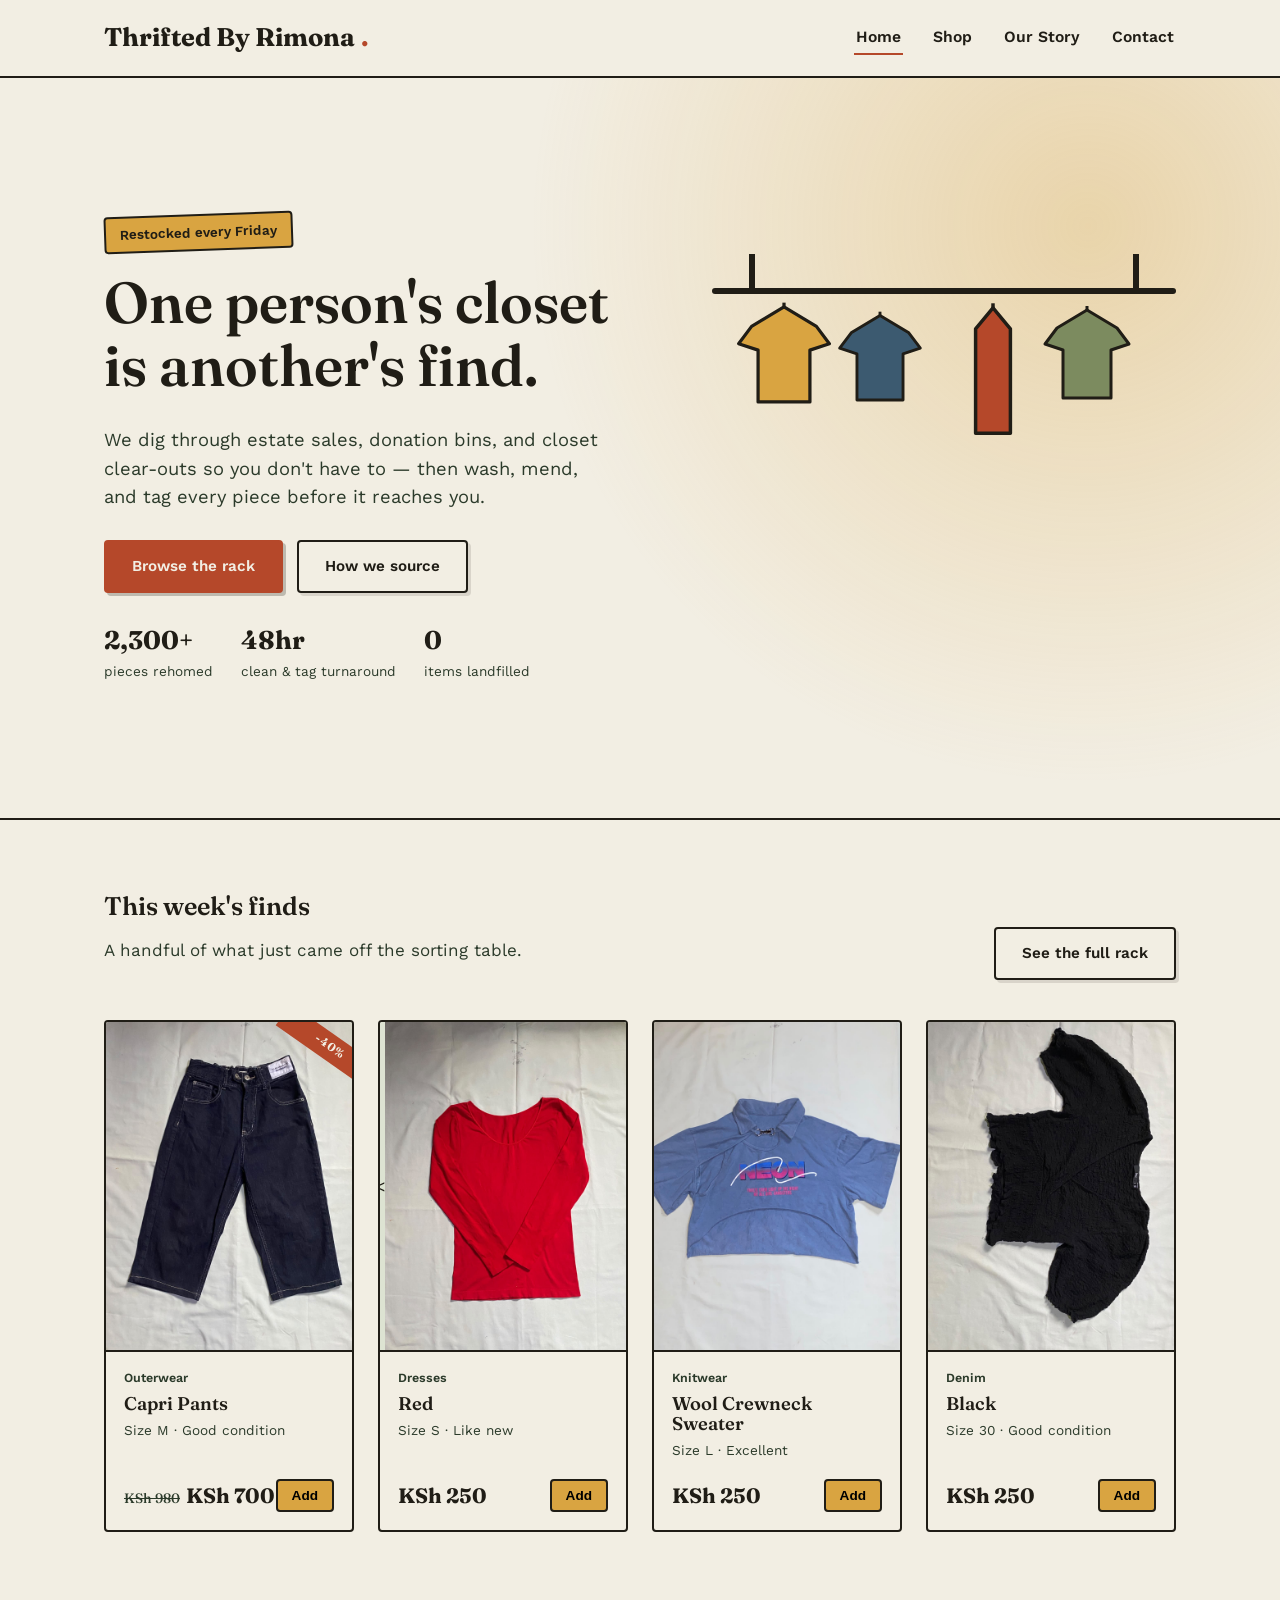
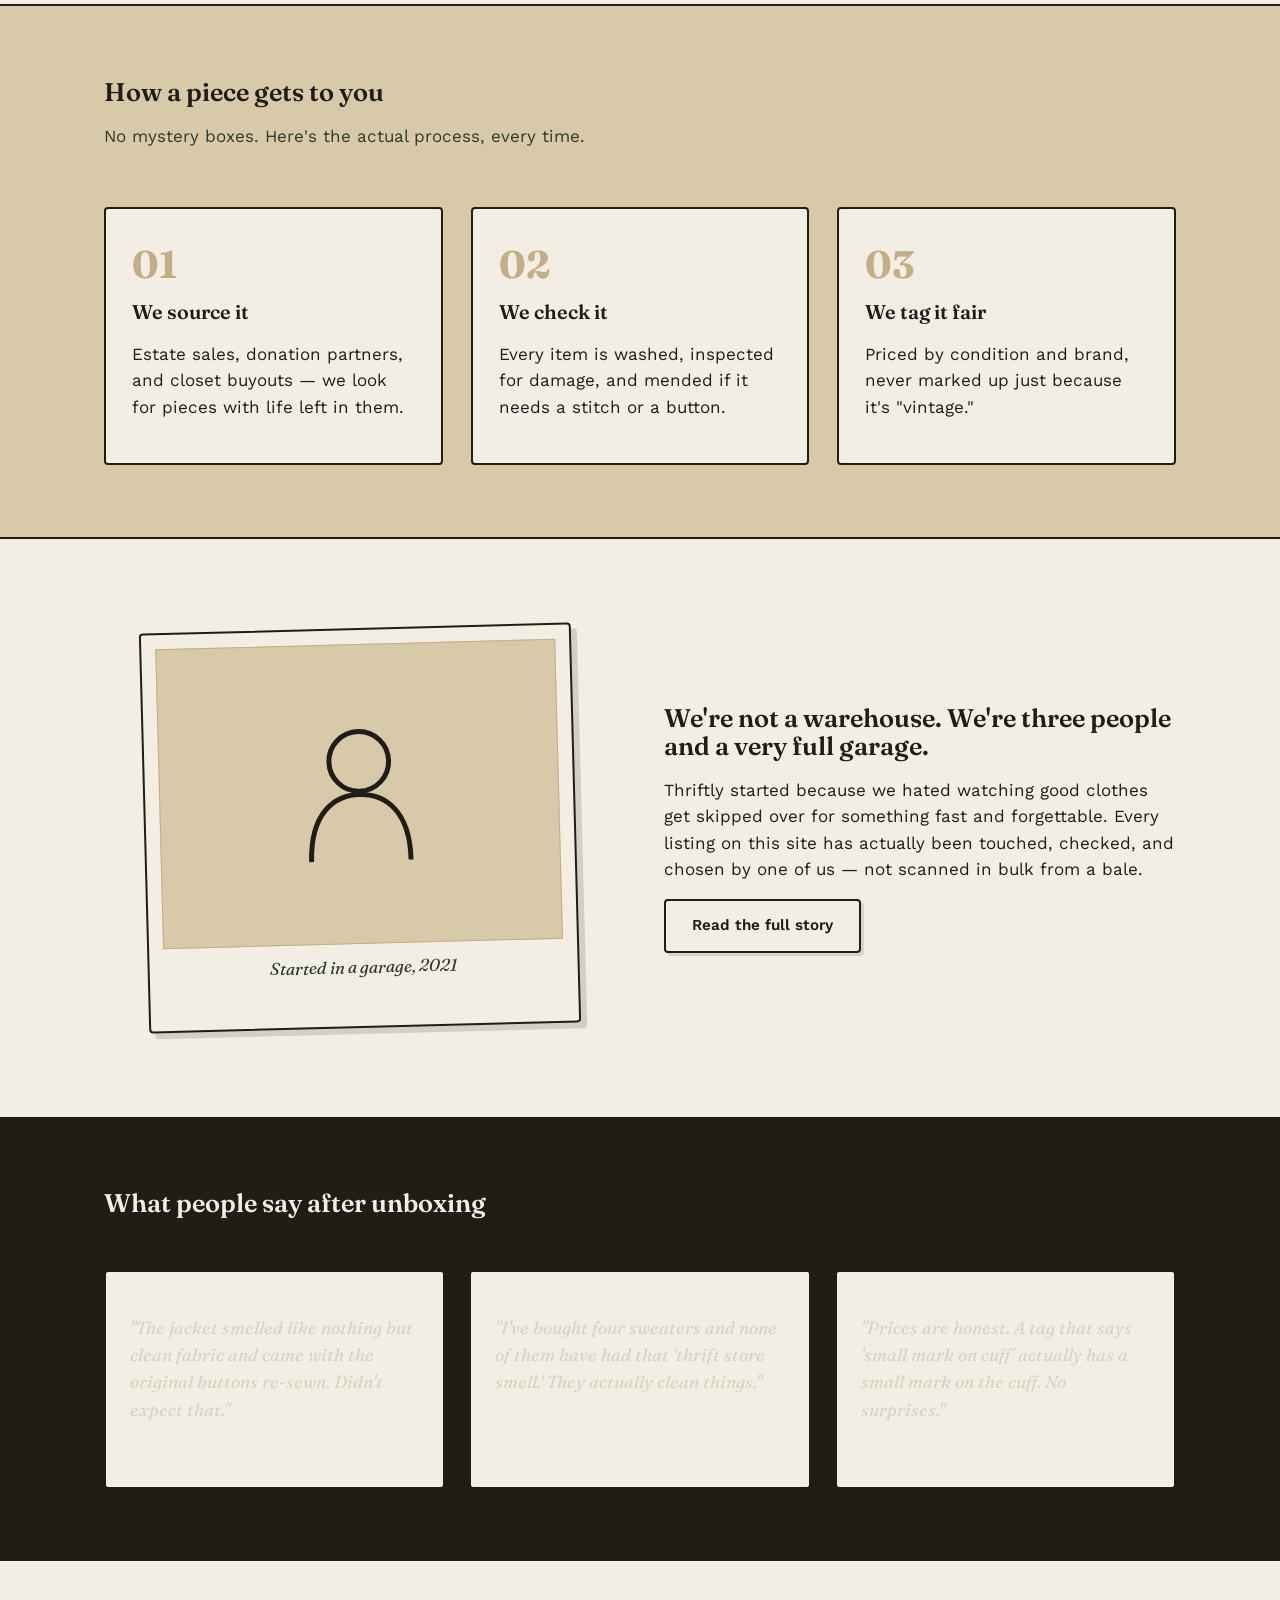
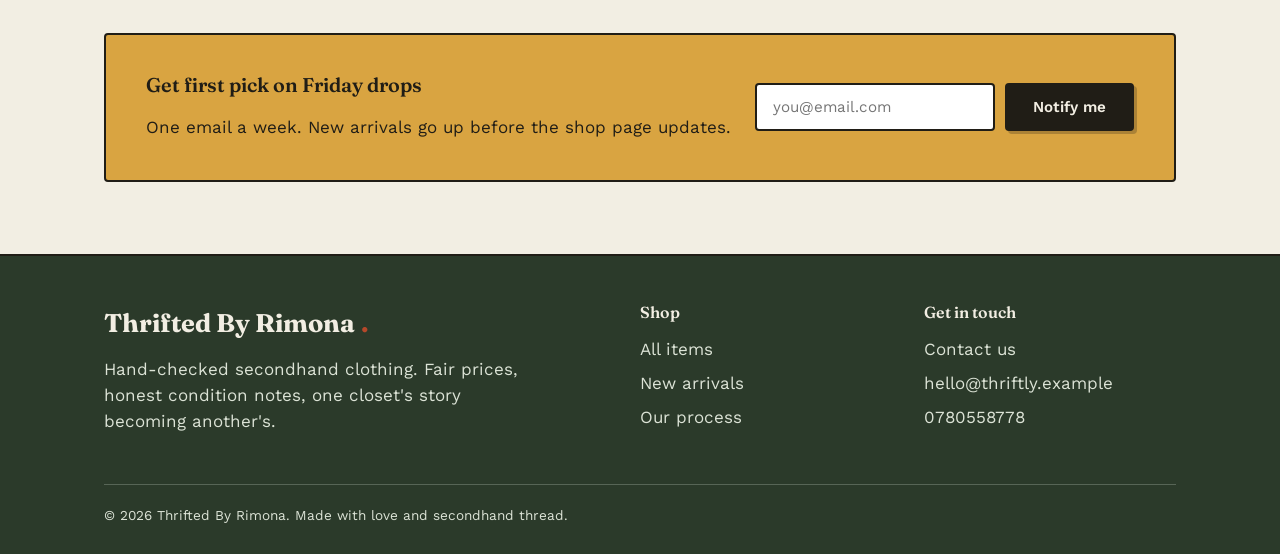
<file: index.html>
<!DOCTYPE html>
<html lang="en">
<head>
<meta charset="UTF-8">
<meta name="viewport" content="width=device-width, initial-scale=1.0">
<title>Thrifted By Rimona &mdash; Secondhand clothes worth hunting for</title>
<meta name="description" content="Thrifted By Rimona is a small-batch thrifted clothing shop. Every piece is hand-picked, cleaned, and priced fair.">
<link rel="icon" href="data:image/svg+xml,<svg xmlns=%22http://www.w3.org/2000/svg%22 viewBox=%220 0 100 100%22><text y=%22.9em%22 font-size=%2290%22>%F0%9F%A7%B5</text></svg>">
<link rel="stylesheet" href="css/style.css">
</head>
<body>

<header class="site-header">
  <div class="wrap">
    <a href="index.html" class="logo">Thrifted By Rimona<span class="dot">.</span></a>
    <button class="nav-toggle" aria-label="Toggle menu" aria-expanded="false" aria-controls="main-nav">
      <span></span>
    </button>
    <nav class="main-nav" id="main-nav">
      <a href="index.html" aria-current="page">Home</a>
      <a href="shop.html">Shop</a>
      <a href="about.html">Our Story</a>
      <a href="contact.html">Contact</a>
    </nav>
  </div>
</header>

<main>

  <section class="hero">
    <div class="wrap">
      <div>
        <span class="hero-eyebrow-tag">Restocked every Friday</span>
        <h1>One person's closet is another's find.</h1>
        <p class="lede">We dig through estate sales, donation bins, and closet clear-outs so you don't have to &mdash; then wash, mend, and tag every piece before it reaches you.</p>
        <div class="hero-actions">
          <a href="shop.html" class="btn btn-rust">Browse the rack</a>
          <a href="about.html" class="btn btn-outline">How we source</a>
        </div>
        <div class="hero-stats">
          <div><strong>2,300+</strong><span>pieces rehomed</span></div>
          <div><strong>48hr</strong><span>clean &amp; tag turnaround</span></div>
          <div><strong>0</strong><span>items landfilled</span></div>
        </div>
      </div>
      <div class="rack" aria-hidden="true">
        <div class="rack-bar"></div>
        <div class="hanger">
          <svg viewBox="0 0 100 120" xmlns="http://www.w3.org/2000/svg">
            <path d="M50 8 L50 18" stroke="#201D16" stroke-width="3" fill="none"/>
            <path d="M20 30 L50 12 L80 30 L92 46 L74 52 L74 100 L26 100 L26 52 L8 46 Z" fill="#D9A441" stroke="#201D16" stroke-width="3" stroke-linejoin="round"/>
          </svg>
        </div>
        <div class="hanger">
          <svg viewBox="0 0 100 120" xmlns="http://www.w3.org/2000/svg">
            <path d="M50 8 L50 18" stroke="#201D16" stroke-width="3" fill="none"/>
            <path d="M20 30 L50 12 L80 30 L92 46 L74 52 L74 100 L26 100 L26 52 L8 46 Z" fill="#3C5A70" stroke="#201D16" stroke-width="3" stroke-linejoin="round"/>
          </svg>
        </div>
        <div class="hanger">
          <svg viewBox="0 0 100 130" xmlns="http://www.w3.org/2000/svg">
            <path d="M50 8 L50 18" stroke="#201D16" stroke-width="3" fill="none"/>
            <path d="M35 30 L50 12 L65 30 L65 120 L35 120 Z" fill="#B5482A" stroke="#201D16" stroke-width="3" stroke-linejoin="round"/>
          </svg>
        </div>
        <div class="hanger">
          <svg viewBox="0 0 100 120" xmlns="http://www.w3.org/2000/svg">
            <path d="M50 8 L50 18" stroke="#201D16" stroke-width="3" fill="none"/>
            <path d="M20 30 L50 12 L80 30 L92 46 L74 52 L74 100 L26 100 L26 52 L8 46 Z" fill="#7C8B5F" stroke="#201D16" stroke-width="3" stroke-linejoin="round"/>
          </svg>
        </div>
      </div>
    </div>
  </section>

  <section>
    <div class="wrap">
      <div class="section-head">
        <div>
          <h2>This week's finds</h2>
          <p>A handful of what just came off the sorting table.</p>
        </div>
        <a href="shop.html" class="btn btn-outline">See the full rack</a>
      </div>

      <div class="grid" id="featured-grid">

        <article class="tag-card">
          <div class="swatch" style="background:#EADFC5;">
            <span class="stamp">-40%</span>
            <img src="images/Capri.jpeg" alt="Capri Pants">
          </div>
          <div class="info">
            <span class="cat">Outerwear</span>
            <h3>Capri Pants</h3>
            <span class="meta">Size M &middot; Good condition</span>
            <div class="price-row">
              <span class="price"><span class="was">KSh 980</span>KSh 700</span>
              <button class="add-btn" data-name="Capri Pants">Add</button>
            </div>
          </div>
        </article>

        <article class="tag-card">
          <div class="swatch" style="background:#DDE3D2;">
            <<img src="images/250_10.jpeg" alt="Red">
          </div>
          <div class="info">
            <span class="cat">Dresses</span>
            <h3>Red</h3>
            <span class="meta">Size S &middot; Like new</span>
            <div class="price-row">
              <span class="price">KSh 250</span>
              <button class="add-btn" data-name="Red">Add</button>
            </div>
          </div>
        </article>

        <article class="tag-card">
          <div class="swatch" style="background:#E7D9BE;">
            <img src="images/250_7.jpeg" alt="Capri Pants">
          </div>
          <div class="info">
            <span class="cat">Knitwear</span>
            <h3>Wool Crewneck Sweater</h3>
            <span class="meta">Size L &middot; Excellent</span>
            <div class="price-row">
              <span class="price">KSh 250</span>
              <button class="add-btn" data-name="Wool Crewneck Sweater">Add</button>
            </div>
          </div>
        </article>

        <article class="tag-card">
          <div class="swatch" style="background:#DCE3E6;">
            <img src="images/250_5.jpeg" alt="Black">
          </div>
          <div class="info">
            <span class="cat">Denim</span>
            <h3>Black</h3>
            <span class="meta">Size 30 &middot; Good condition</span>
            <div class="price-row">
              <span class="price">KSh 250</span>
              <button class="add-btn" data-name="Black">Add</button>
            </div>
          </div>
        </article>

      </div>
    </div>
  </section>

  <section class="band-kraft">
    <div class="wrap">
      <div class="section-head">
        <div>
          <h2>How a piece gets to you</h2>
          <p>No mystery boxes. Here's the actual process, every time.</p>
        </div>
      </div>
      <div class="steps">
        <div class="step">
          <span class="num">01</span>
          <h3>We source it</h3>
          <p>Estate sales, donation partners, and closet buyouts &mdash; we look for pieces with life left in them.</p>
        </div>
        <div class="step">
          <span class="num">02</span>
          <h3>We check it</h3>
          <p>Every item is washed, inspected for damage, and mended if it needs a stitch or a button.</p>
        </div>
        <div class="step">
          <span class="num">03</span>
          <h3>We tag it fair</h3>
          <p>Priced by condition and brand, never marked up just because it's "vintage."</p>
        </div>
      </div>
    </div>
  </section>

  <section>
    <div class="wrap split">
      <figure class="polaroid">
        <div class="frame">
          <svg viewBox="0 0 120 120" xmlns="http://www.w3.org/2000/svg">
            <circle cx="60" cy="40" r="18" fill="none" stroke="#201D16" stroke-width="3"/>
            <path d="M30 100 C30 70 45 60 60 60 C75 60 90 70 90 100" fill="none" stroke="#201D16" stroke-width="3"/>
          </svg>
        </div>
        <figcaption>Started in a garage, 2021</figcaption>
      </figure>
      <div>
        <h2>We're not a warehouse. We're three people and a very full garage.</h2>
        <p>Thriftly started because we hated watching good clothes get skipped over for something fast and forgettable. Every listing on this site has actually been touched, checked, and chosen by one of us &mdash; not scanned in bulk from a bale.</p>
        <a href="about.html" class="btn btn-outline">Read the full story</a>
      </div>
    </div>
  </section>

  <section class="band-ink">
    <div class="wrap">
      <div class="section-head">
        <div>
          <h2>What people say after unboxing</h2>
        </div>
      </div>
      <div class="quote-grid">
        <div class="quote">
          <p>"The jacket smelled like nothing but clean fabric and came with the original buttons re-sewn. Didn't expect that."</p>
          <cite>&mdash; Amina, Nairobi</cite>
        </div>
        <div class="quote">
          <p>"I've bought four sweaters and none of them have had that 'thrift store smell.' They actually clean things."</p>
          <cite>&mdash; Brian, Kisumu</cite>
        </div>
        <div class="quote">
          <p>"Prices are honest. A tag that says 'small mark on cuff' actually has a small mark on the cuff. No surprises."</p>
          <cite>&mdash; Wanjiru, Nakuru</cite>
        </div>
      </div>
    </div>
  </section>

  <section>
    <div class="wrap">
      <div class="newsletter">
        <div>
          <h3 style="margin-bottom:4px;">Get first pick on Friday drops</h3>
          <p style="margin-bottom:0;">One email a week. New arrivals go up before the shop page updates.</p>
        </div>
        <form id="newsletter-form">
          <label for="newsletter-email" class="visually-hidden" style="position:absolute;left:-9999px;">Email address</label>
          <input type="email" id="newsletter-email" placeholder="you@email.com" required>
          <button type="submit" class="btn">Notify me</button>
        </form>
      </div>
    </div>
  </section>

</main>

<footer class="site-footer">
  <div class="wrap">
    <div class="cols">
      <div>
        <a href="index.html" class="logo">Thrifted By Rimona<span class="dot">.</span></a>
        <p style="max-width:38ch; margin-top:12px;">Hand-checked secondhand clothing. Fair prices, honest condition notes, one closet's story becoming another's.</p>
      </div>
      <div>
        <h4>Shop</h4>
        <ul>
          <li><a href="shop.html">All items</a></li>
          <li><a href="shop.html">New arrivals</a></li>
          <li><a href="about.html">Our process</a></li>
        </ul>
      </div>
      <div>
        <h4>Get in touch</h4>
        <ul>
          <li><a href="contact.html">Contact us</a></li>
          <li><a href="mailto:hello@thriftly.example">hello@thriftly.example</a></li>
          <span>0780558778</span>
        </ul>
      </div>
    </div>
    <div class="footer-bottom">
      <span>&copy; <span id="year"></span> Thrifted By Rimona. Made with love and secondhand thread.</span>
     
    </div>
  </div>
</footer>

<script src="js/script.js"></script>
</body>
</html>
</file>
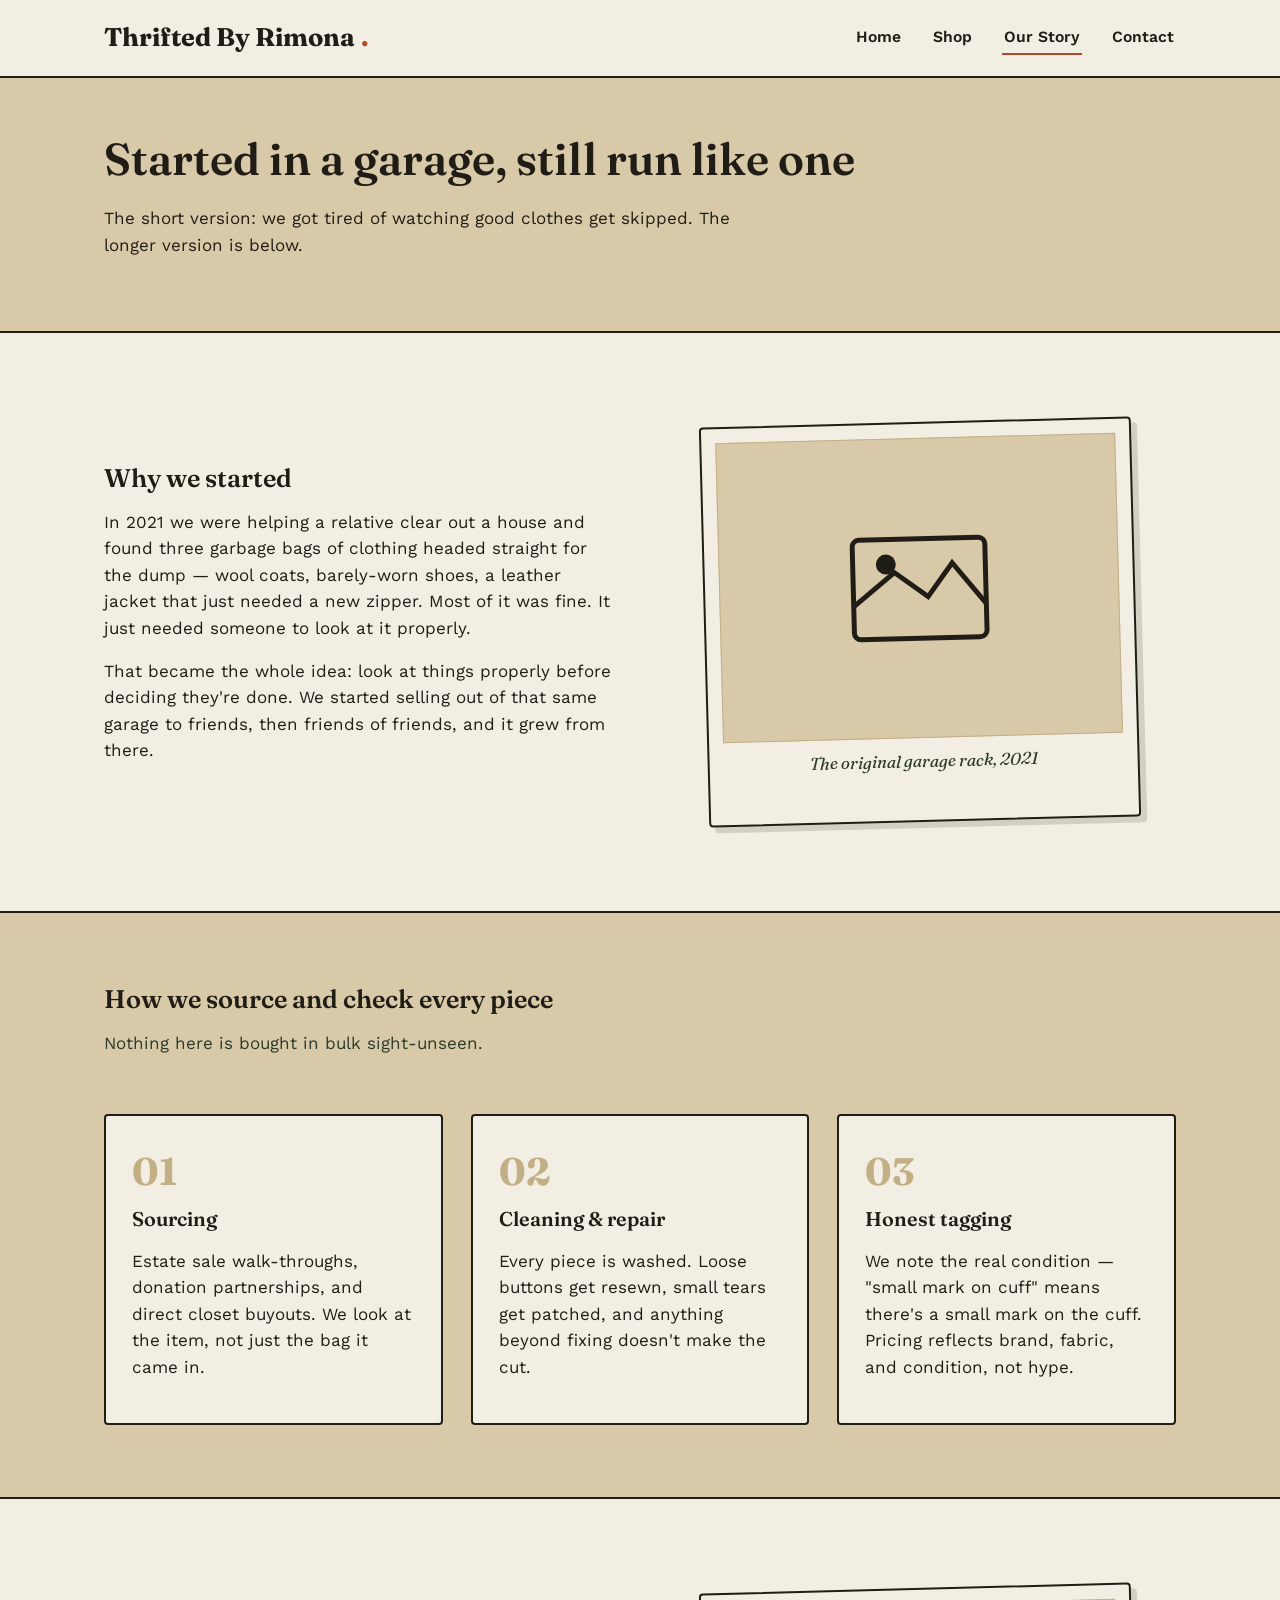
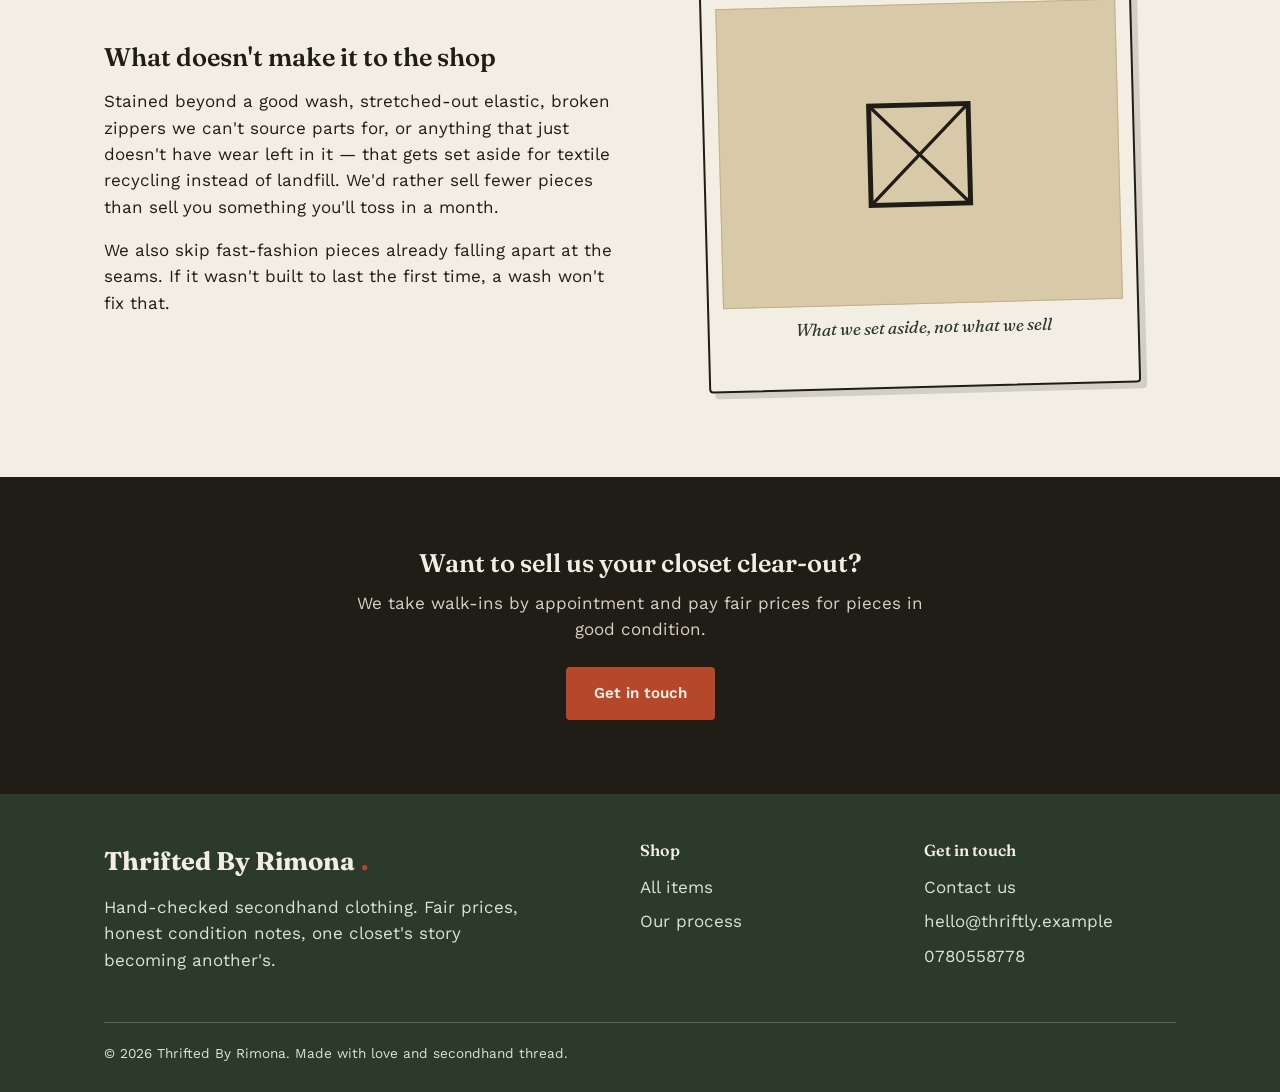
<file: about.html>
<!DOCTYPE html>
<html lang="en">
<head>
<meta charset="UTF-8">
<meta name="viewport" content="width=device-width, initial-scale=1.0">
<title>Our Story &mdash; Thrifted By Rimona</title>
<meta name="description" content="How Thriftly sources, checks, and prices secondhand clothing &mdash; and why we started.">
<link rel="icon" href="data:image/svg+xml,<svg xmlns=%22http://www.w3.org/2000/svg%22 viewBox=%220 0 100 100%22><text y=%22.9em%22 font-size=%2290%22>%F0%9F%A7%B5</text></svg>">
<link rel="stylesheet" href="css/style.css">
</head>
<body>

<header class="site-header">
  <div class="wrap">
    <a href="index.html" class="logo">Thrifted By Rimona<span class="dot">.</span></a>
    <button class="nav-toggle" aria-label="Toggle menu" aria-expanded="false" aria-controls="main-nav">
      <span></span>
    </button>
    <nav class="main-nav" id="main-nav">
      <a href="index.html">Home</a>
      <a href="shop.html">Shop</a>
      <a href="about.html" aria-current="page">Our Story</a>
      <a href="contact.html">Contact</a>
    </nav>
  </div>
</header>

<main>

  <div class="page-header">
    <div class="wrap">
      <h1>Started in a garage, still run like one</h1>
      <p>The short version: we got tired of watching good clothes get skipped. The longer version is below.</p>
    </div>
  </div>

  <section>
    <div class="wrap split">
      <div>
        <h2>Why we started</h2>
        <p>In 2021 we were helping a relative clear out a house and found three garbage bags of clothing headed straight for the dump &mdash; wool coats, barely-worn shoes, a leather jacket that just needed a new zipper. Most of it was fine. It just needed someone to look at it properly.</p>
        <p>That became the whole idea: look at things properly before deciding they're done. We started selling out of that same garage to friends, then friends of friends, and it grew from there.</p>
      </div>
      <figure class="polaroid">
        <div class="frame">
          <svg viewBox="0 0 120 120"><rect x="20" y="30" width="80" height="60" rx="4" fill="none" stroke="#201D16" stroke-width="3"/><path d="M20 70 L45 50 L65 65 L80 45 L100 70" fill="none" stroke="#201D16" stroke-width="3"/><circle cx="40" cy="45" r="6" fill="#201D16"/></svg>
        </div>
        <figcaption>The original garage rack, 2021</figcaption>
      </figure>
    </div>
  </section>

  <section class="band-kraft">
    <div class="wrap">
      <div class="section-head">
        <div>
          <h2>How we source and check every piece</h2>
          <p>Nothing here is bought in bulk sight-unseen.</p>
        </div>
      </div>
      <div class="steps">
        <div class="step">
          <span class="num">01</span>
          <h3>Sourcing</h3>
          <p>Estate sale walk-throughs, donation partnerships, and direct closet buyouts. We look at the item, not just the bag it came in.</p>
        </div>
        <div class="step">
          <span class="num">02</span>
          <h3>Cleaning &amp; repair</h3>
          <p>Every piece is washed. Loose buttons get resewn, small tears get patched, and anything beyond fixing doesn't make the cut.</p>
        </div>
        <div class="step">
          <span class="num">03</span>
          <h3>Honest tagging</h3>
          <p>We note the real condition &mdash; "small mark on cuff" means there's a small mark on the cuff. Pricing reflects brand, fabric, and condition, not hype.</p>
        </div>
      </div>
    </div>
  </section>

  <section>
    <div class="wrap split">
      <div>
        <h2>What doesn't make it to the shop</h2>
        <p>Stained beyond a good wash, stretched-out elastic, broken zippers we can't source parts for, or anything that just doesn't have wear left in it &mdash; that gets set aside for textile recycling instead of landfill. We'd rather sell fewer pieces than sell you something you'll toss in a month.</p>
        <p>We also skip fast-fashion pieces already falling apart at the seams. If it wasn't built to last the first time, a wash won't fix that.</p>
      </div>
      <figure class="polaroid">
        <div class="frame">
          <svg viewBox="0 0 120 120"><path d="M30 30 L90 30 L90 90 L30 90 Z" fill="none" stroke="#201D16" stroke-width="3"/><path d="M30 30 L90 90 M90 30 L30 90" stroke="#201D16" stroke-width="2"/></svg>
        </div>
        <figcaption>What we set aside, not what we sell</figcaption>
      </figure>
    </div>
  </section>

  <section class="band-ink">
    <div class="wrap" style="text-align:center;">
      <h2>Want to sell us your closet clear-out?</h2>
      <p style="margin:0 auto 24px; max-width:52ch;">We take walk-ins by appointment and pay fair prices for pieces in good condition.</p>
      <a href="contact.html" class="btn btn-rust">Get in touch</a>
    </div>
  </section>

</main>

<footer class="site-footer">
  <div class="wrap">
    <div class="cols">
      <div>
        <a href="index.html" class="logo">Thrifted By Rimona<span class="dot">.</span></a>
        <p style="max-width:38ch; margin-top:12px;">Hand-checked secondhand clothing. Fair prices, honest condition notes, one closet's story becoming another's.</p>
      </div>
      <div>
        <h4>Shop</h4>
        <ul>
          <li><a href="shop.html">All items</a></li>
          <li><a href="about.html">Our process</a></li>
        </ul>
      </div>
      <div>
        <h4>Get in touch</h4>
        <ul>
          <li><a href="contact.html">Contact us</a></li>
          <li><a href="mailto:hello@thriftly.example">hello@thriftly.example</a></li>
          <span>0780558778</span>
        </ul>
      </div>
    </div>
    <div class="footer-bottom">
      <span>&copy; <span id="year"></span> Thrifted By Rimona. Made with love and secondhand thread.</span>

    </div>
  </div>
</footer>

<script src="js/script.js"></script>
</body>
</html>
</file>
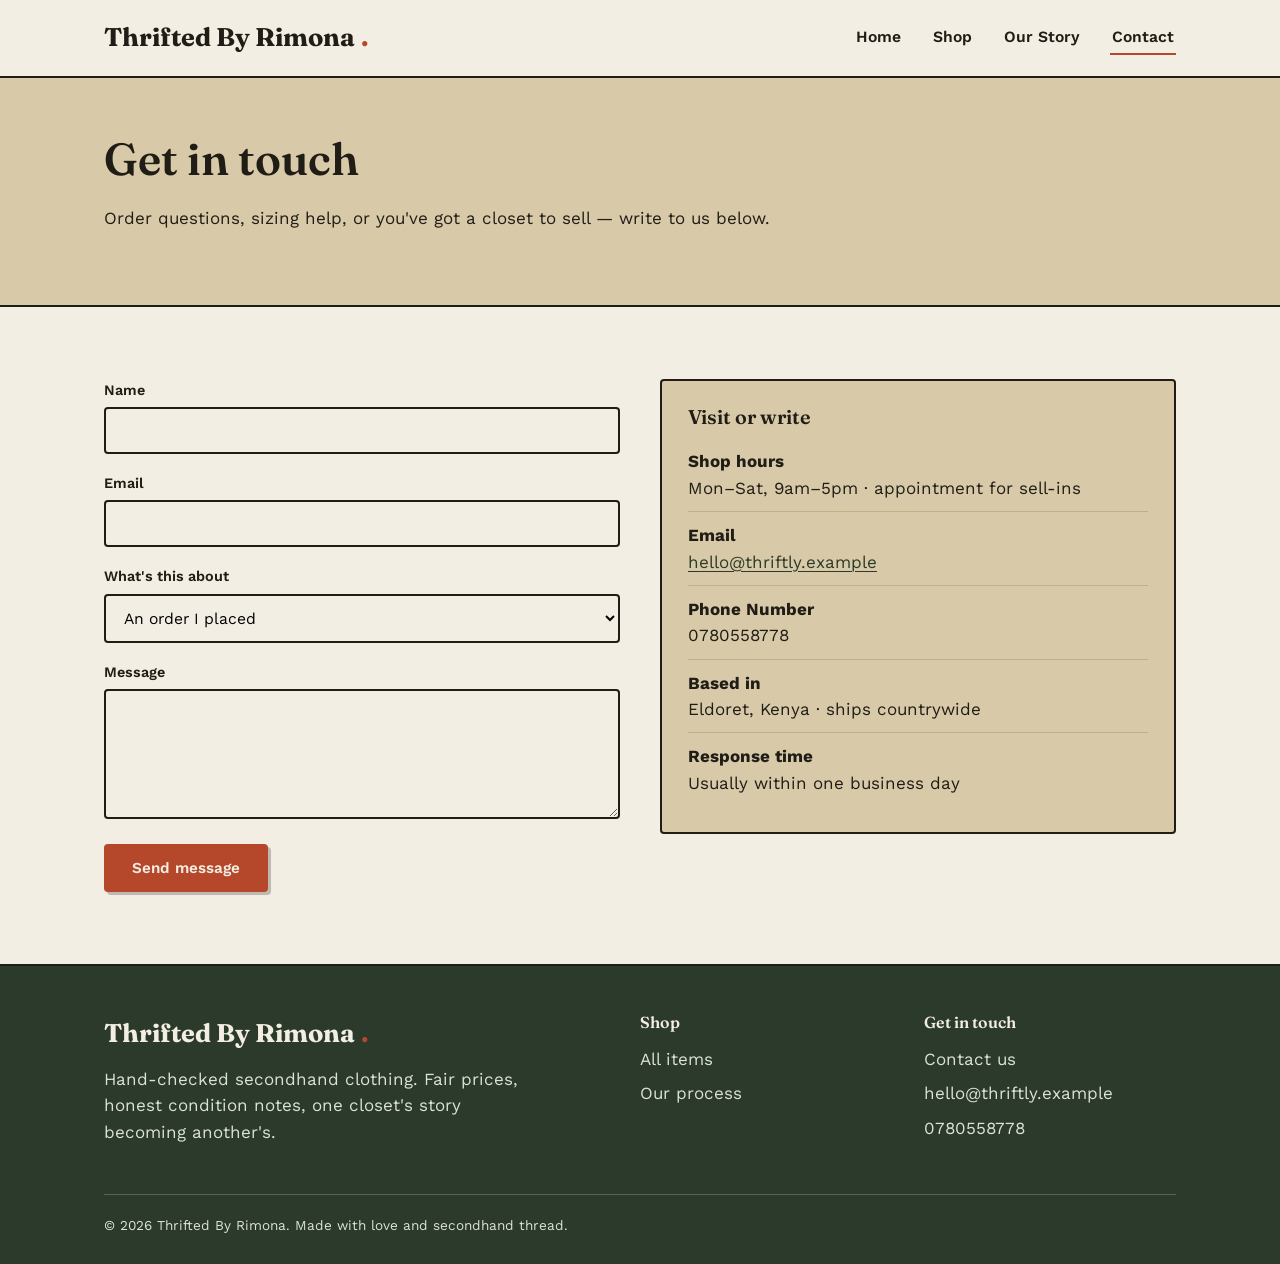
<file: contact.html>
<!DOCTYPE html>
<html lang="en">
<head>
<meta charset="UTF-8">
<meta name="viewport" content="width=device-width, initial-scale=1.0">
<title>Contact &mdash; Thrifted By Rimona</title>
<meta name="description" content="Get in touch with Thriftly &mdash; questions about an order, selling your clothes, or visiting the shop.">
<link rel="icon" href="data:image/svg+xml,<svg xmlns=%22http://www.w3.org/2000/svg%22 viewBox=%220 0 100 100%22><text y=%22.9em%22 font-size=%2290%22>%F0%9F%A7%B5</text></svg>">
<link rel="stylesheet" href="css/style.css">
</head>
<body>

<header class="site-header">
  <div class="wrap">
    <a href="index.html" class="logo">Thrifted By Rimona<span class="dot">.</span></a>
    <button class="nav-toggle" aria-label="Toggle menu" aria-expanded="false" aria-controls="main-nav">
      <span></span>
    </button>
    <nav class="main-nav" id="main-nav">
      <a href="index.html">Home</a>
      <a href="shop.html">Shop</a>
      <a href="about.html">Our Story</a>
      <a href="contact.html" aria-current="page">Contact</a>
    </nav>
  </div>
</header>

<main>

  <div class="page-header">
    <div class="wrap">
      <h1>Get in touch</h1>
      <p>Order questions, sizing help, or you've got a closet to sell &mdash; write to us below.</p>
    </div>
  </div>

  <section>
    <div class="wrap form-grid">

      <div>
        <form id="contact-form" novalidate>
          <div class="field">
            <label for="name">Name</label>
            <input type="text" id="name" name="name" required>
          </div>
          <div class="field">
            <label for="email">Email</label>
            <input type="email" id="email" name="email" required>
          </div>
          <div class="field">
            <label for="reason">What's this about</label>
            <select id="reason" name="reason">
              <option>An order I placed</option>
              <option>Selling my clothes to you</option>
              <option>Sizing or condition question</option>
              <option>Something else</option>
            </select>
          </div>
          <div class="field">
            <label for="message">Message</label>
            <textarea id="message" name="message" required></textarea>
          </div>
          <button type="submit" class="btn btn-rust">Send message</button>
          <div class="form-note" id="form-note"></div>
        </form>
      </div>

      <div class="info-card">
        <h3>Visit or write</h3>
        <ul>
          <li><strong>Shop hours</strong><br>Mon&ndash;Sat, 9am&ndash;5pm &middot; appointment for sell-ins</li>
          <li><strong>Email</strong><br><a href="mailto:hello@thriftly.example">hello@thriftly.example</a></li>
          <li><strong>Phone Number</strong><br>0780558778</li>
          <li><strong>Based in</strong><br>Eldoret, Kenya &middot; ships countrywide</li>
          <li><strong>Response time</strong><br>Usually within one business day</li>
        </ul>
      </div>

    </div>
  </section>

</main>

<footer class="site-footer">
  <div class="wrap">
    <div class="cols">
      <div>
        <a href="index.html" class="logo">Thrifted By Rimona<span class="dot">.</span></a>
        <p style="max-width:38ch; margin-top:12px;">Hand-checked secondhand clothing. Fair prices, honest condition notes, one closet's story becoming another's.</p>
      </div>
      <div>
        <h4>Shop</h4>
        <ul>
          <li><a href="shop.html">All items</a></li>
          <li><a href="about.html">Our process</a></li>
        </ul>
      </div>
      <div>
        <h4>Get in touch</h4>
        <ul>
          <li><a href="contact.html">Contact us</a></li>
          <li><a href="mailto:hello@thriftly.example">hello@thriftly.example</a></li>
          <span>0780558778</span>
        </ul>
      </div>
    </div>
    <div class="footer-bottom">
      <span>&copy; <span id="year"></span> Thrifted By Rimona. Made with love and secondhand thread.</span>
      
    </div>
  </div>
</footer>

<script src="js/script.js"></script>
</body>
</html>
</file>
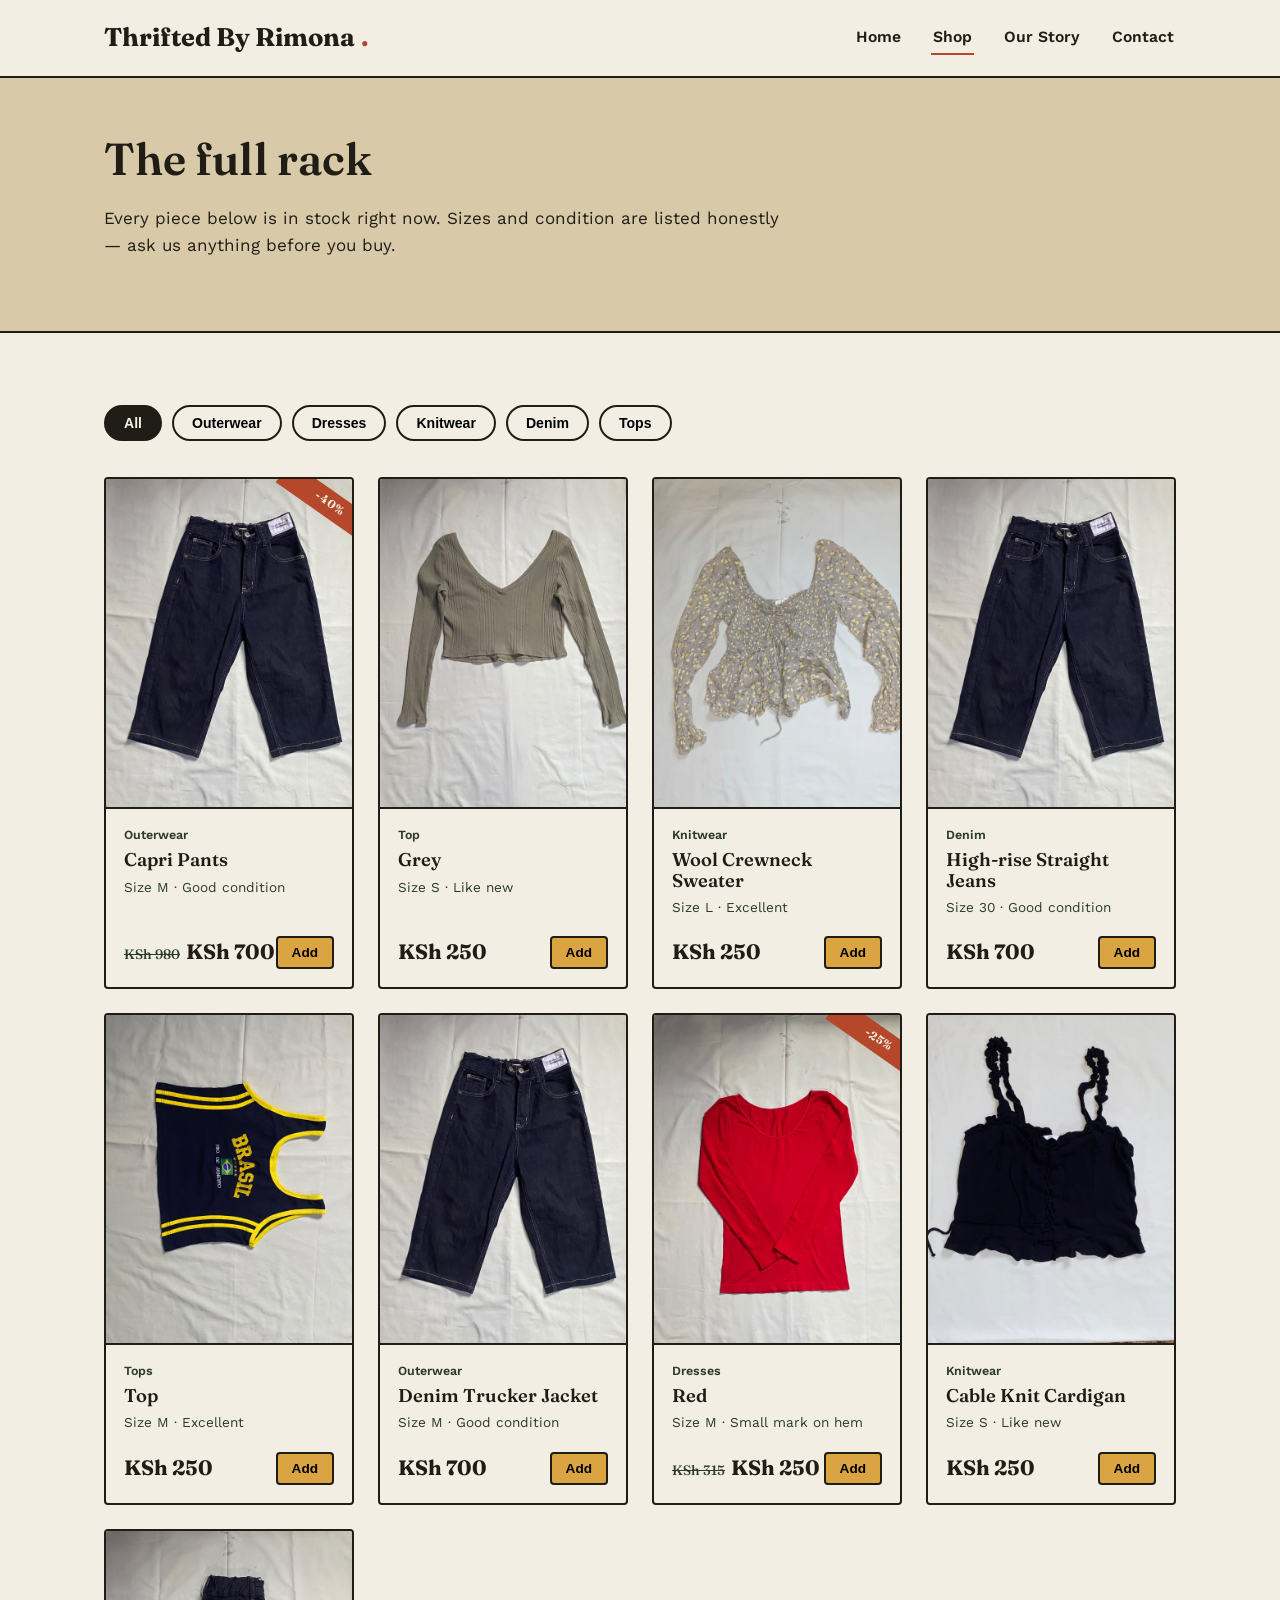
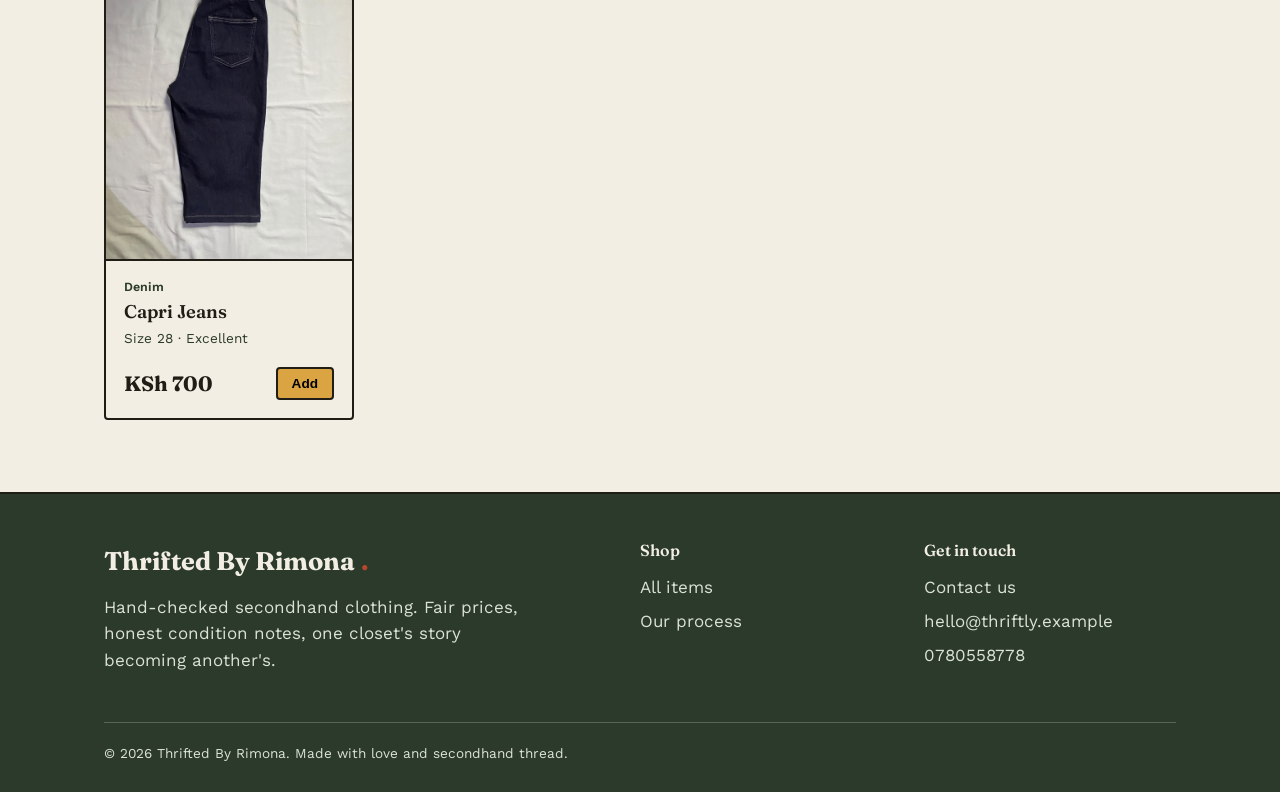
<file: shop.html>
<!DOCTYPE html>
<html lang="en">
<head>
<meta charset="UTF-8">
<meta name="viewport" content="width=device-width, initial-scale=1.0">
<title>Shop &mdash; Thrifted By Rimona</title>
<meta name="description" content="Browse this week's thrifted clothing drop &mdash; jackets, dresses, denim, and knitwear, all hand-checked.">
<link rel="icon" href="data:image/svg+xml,<svg xmlns=%22http://www.w3.org/2000/svg%22 viewBox=%220 0 100 100%22><text y=%22.9em%22 font-size=%2290%22>%F0%9F%A7%B5</text></svg>">
<link rel="stylesheet" href="css/style.css">
</head>
<body>

<header class="site-header">
  <div class="wrap">
    <a href="index.html" class="logo">Thrifted By Rimona<span class="dot">.</span></a>
    <button class="nav-toggle" aria-label="Toggle menu" aria-expanded="false" aria-controls="main-nav">
      <span></span>
    </button>
    <nav class="main-nav" id="main-nav">
      <a href="index.html">Home</a>
      <a href="shop.html" aria-current="page">Shop</a>
      <a href="about.html">Our Story</a>
      <a href="contact.html">Contact</a>
    </nav>
  </div>
</header>

<main>

  <div class="page-header">
    <div class="wrap">
      <h1>The full rack</h1>
      <p>Every piece below is in stock right now. Sizes and condition are listed honestly &mdash; ask us anything before you buy.</p>
    </div>
  </div>

  <section>
    <div class="wrap">

      <div class="filter-bar" id="filter-bar">
        <button class="filter-btn active" data-filter="all">All</button>
        <button class="filter-btn" data-filter="outerwear">Outerwear</button>
        <button class="filter-btn" data-filter="dresses">Dresses</button>
        <button class="filter-btn" data-filter="knitwear">Knitwear</button>
        <button class="filter-btn" data-filter="denim">Denim</button>
        <button class="filter-btn" data-filter="tops">Tops</button>
      </div>

      <div class="grid" id="shop-grid">

        <article class="tag-card" data-category="outerwear">
          <div class="swatch" style="background:#EADFC5;">
            <span class="stamp">-40%</span>
            <img src="images/Capri.jpeg" alt="Capri">
          </div>
          <div class="info">
            <span class="cat">Outerwear</span>
            <h3>Capri Pants</h3>
            <span class="meta">Size M &middot; Good condition</span>
            <div class="price-row">
              <span class="price"><span class="was">KSh 980</span>KSh 700</span>
              <button class="add-btn" data-name="Capri">Add</button>
            </div>
          </div>
        </article>

        <article class="tag-card" data-category="tops">
          <div class="swatch" style="background:#DDE3D2;">
            <img src="images/250_4.jpeg" alt="Grey">
          </div>
          <div class="info">
            <span class="cat">Top</span>
            <h3>Grey</h3>
            <span class="meta">Size S &middot; Like new</span>
            <div class="price-row">
              <span class="price">KSh 250</span>
              <button class="add-btn" data-name="Grey">Add</button>
            </div>
          </div>
        </article>

        <article class="tag-card" data-category="knitwear">
          <div class="swatch" style="background:#E7D9BE;">
           <img src="images/250_3.jpeg" alt="Corduroy chore jacket, rust brown, laid flat">
          </div>
          <div class="info">
            <span class="cat">Knitwear</span>
            <h3>Wool Crewneck Sweater</h3>
            <span class="meta">Size L &middot; Excellent</span>
            <div class="price-row">
              <span class="price">KSh 250</span>
              <button class="add-btn" data-name="Wool Crewneck Sweater">Add</button>
            </div>
          </div>
        </article>

        <article class="tag-card" data-category="denim">
          <div class="swatch" style="background:#DCE3E6;">
           <img src="images/Capri.jpeg" alt="Corduroy chore jacket, rust brown, laid flat">
         </div>
          <div class="info">
            <span class="cat">Denim</span>
            <h3>High-rise Straight Jeans</h3>
            <span class="meta">Size 30 &middot; Good condition</span>
            <div class="price-row">
              <span class="price">KSh 700</span>
              <button class="add-btn" data-name="High-rise Straight Jeans">Add</button>
            </div>
          </div>
        </article>

        <article class="tag-card" data-category="tops">
          <div class="swatch" style="background:#F0E6D8;">
            <img src="images/250.jpeg" alt="Top">
          </div>
          <div class="info">
            <span class="cat">Tops</span>
            <h3>Top</h3>
            <span class="meta">Size M &middot; Excellent</span>
            <div class="price-row">
              <span class="price">KSh 250</span>
              <button class="add-btn" data-name="Top">Add</button>
            </div>
          </div>
        </article>

        <article class="tag-card" data-category="outerwear">
          <div class="swatch" style="background:#E4DCC9;">
            <img src="images/Capri.jpeg" alt="Corduroy chore jacket, rust brown, laid flat">
         </div>
          <div class="info">
            <span class="cat">Outerwear</span>
            <h3>Denim Trucker Jacket</h3>
            <span class="meta">Size M &middot; Good condition</span>
            <div class="price-row">
              <span class="price">KSh 700</span>
              <button class="add-btn" data-name="Denim Trucker Jacket">Add</button>
            </div>
          </div>
        </article>

        <article class="tag-card" data-category="dresses">
          <div class="swatch" style="background:#EFE2DC;">
            <span class="stamp">-25%</span>
            <img src="images/250_10.jpeg" alt="Red">
          </div>
          <div class="info">
            <span class="cat">Dresses</span>
            <h3>Red</h3>
            <span class="meta">Size M &middot; Small mark on hem</span>
            <div class="price-row">
              <span class="price"><span class="was">KSh 315</span>KSh 250</span>
              <button class="add-btn" data-name="Red">Add</button>
            </div>
          </div>
        </article>

        <article class="tag-card" data-category="knitwear">
          <div class="swatch" style="background:#DDE3D2;">
            <img src="images/250_9.jpeg" alt="Corduroy chore jacket, rust brown, laid flat">
          </div>
          <div class="info">
            <span class="cat">Knitwear</span>
            <h3>Cable Knit Cardigan</h3>
            <span class="meta">Size S &middot; Like new</span>
            <div class="price-row">
              <span class="price">KSh 250</span>
              <button class="add-btn" data-name="Cable Knit Cardigan">Add</button>
            </div>
          </div>
        </article>

        <article class="tag-card" data-category="denim">
          <div class="swatch" style="background:#E7D9BE;">
            <img src="images/Capri_pants.jpeg" alt="Capri">
          </div>
          <div class="info">
            <span class="cat">Denim</span>
            <h3>Capri Jeans</h3>
            <span class="meta">Size 28 &middot; Excellent</span>
            <div class="price-row">
              <span class="price">KSh 700</span>
              <button class="add-btn" data-name="Cropped Wide-leg Jeans">Add</button>
            </div>
          </div>
        </article>

      </div>

      <p id="empty-state" style="display:none; text-align:center; color:var(--forest); margin-top:20px;">Nothing in this category right now &mdash; check back Friday.</p>

    </div>
  </section>

</main>

<footer class="site-footer">
  <div class="wrap">
    <div class="cols">
      <div>
        <a href="index.html" class="logo">Thrifted By Rimona<span class="dot">.</span></a>
        <p style="max-width:38ch; margin-top:12px;">Hand-checked secondhand clothing. Fair prices, honest condition notes, one closet's story becoming another's.</p>
      </div>
      <div>
        <h4>Shop</h4>
        <ul>
          <li><a href="shop.html">All items</a></li>
          <li><a href="about.html">Our process</a></li>
        </ul>
      </div>
      <div>
        <h4>Get in touch</h4>
        <ul>
          <li><a href="contact.html">Contact us</a></li>
          <li><a href="mailto:hello@thriftly.example">hello@thriftly.example</a></li>
          <span>0780558778</span>
        </ul>
      </div>
    </div>
    <div class="footer-bottom">
      <span>&copy; <span id="year"></span> Thrifted By Rimona. Made with love and secondhand thread.</span>
     
    </div>
  </div>
</footer>

<script src="js/script.js"></script>
</body>
</html>
</file>
<file: css/style.css>
@import url('https://fonts.googleapis.com/css2?family=Fraunces:ital,opsz,wght@0,9..144,400;0,9..144,600;0,9..144,700;1,9..144,500&family=Work+Sans:wght@400;500;600;700&display=swap');

/* ---------- Tokens ---------- */
:root {
  --paper:        #F2EEE3;
  --kraft:        #D8C9A8;
  --kraft-dark:   #C2AF85;
  --ink:          #201D16;
  --forest:       #2B3A2A;
  --mustard:      #D9A441;
  --rust:         #B5482A;
  --denim:        #3C5A70;

  --font-display: 'Fraunces', Georgia, serif;
  --font-body:    'Work Sans', -apple-system, sans-serif;

  --radius-tag:   4px;
  --border:       2px solid var(--ink);

  --max-width: 1120px;
}

* { box-sizing: border-box; }

html {
  scroll-behavior: smooth;
}

body {
  margin: 0;
  background: var(--paper);
  color: var(--ink);
  font-family: var(--font-body);
  font-size: 17px;
  line-height: 1.55;
  -webkit-font-smoothing: antialiased;
}

@media (prefers-reduced-motion: reduce) {
  html { scroll-behavior: auto; }
  * { animation-duration: 0.001ms !important; transition-duration: 0.001ms !important; }
}

img, svg { max-width: 100%; display: block; }

a {
  color: var(--forest);
  text-decoration-thickness: 1px;
  text-underline-offset: 3px;
}

a:focus-visible,
button:focus-visible,
input:focus-visible,
textarea:focus-visible,
select:focus-visible {
  outline: 3px solid var(--denim);
  outline-offset: 2px;
}

h1, h2, h3, h4 {
  font-family: var(--font-display);
  font-weight: 600;
  line-height: 1.1;
  margin: 0 0 0.5em;
  color: var(--ink);
}

p { max-width: 62ch; }

.wrap {
  max-width: var(--max-width);
  margin: 0 auto;
  padding: 0 24px;
}

/* ---------- Buttons ---------- */
.btn {
  display: inline-flex;
  align-items: center;
  gap: 8px;
  font-family: var(--font-body);
  font-weight: 600;
  font-size: 0.95rem;
  padding: 13px 26px;
  border-radius: var(--radius-tag);
  border: var(--border);
  background: var(--ink);
  color: var(--paper);
  cursor: pointer;
  text-decoration: none;
  transition: transform 0.15s ease, box-shadow 0.15s ease;
  box-shadow: 3px 3px 0 rgba(32,29,22,0.25);
}
.btn:hover { transform: translate(-2px, -2px); box-shadow: 5px 5px 0 rgba(32,29,22,0.25); }
.btn:active { transform: translate(0,0); box-shadow: 1px 1px 0 rgba(32,29,22,0.25); }

.btn-outline {
  background: transparent;
  color: var(--ink);
  box-shadow: 3px 3px 0 rgba(32,29,22,0.12);
}

.btn-rust { background: var(--rust); border-color: var(--rust); color: var(--paper); }
.btn-rust:hover { box-shadow: 5px 5px 0 rgba(181,72,42,0.3); }

/* ---------- Header ---------- */
.site-header {
  border-bottom: var(--border);
  background: var(--paper);
  position: sticky;
  top: 0;
  z-index: 40;
}

.site-header .wrap {
  display: flex;
  align-items: center;
  justify-content: space-between;
  padding-top: 18px;
  padding-bottom: 18px;
}

.logo {
  font-family: var(--font-display);
  font-size: 1.6rem;
  font-weight: 700;
  color: var(--ink);
  text-decoration: none;
  display: flex;
  align-items: baseline;
  gap: 6px;
}
.logo .dot { color: var(--rust); }

nav.main-nav {
  display: flex;
  align-items: center;
  gap: 28px;
}
nav.main-nav a {
  font-weight: 600;
  font-size: 0.98rem;
  color: var(--ink);
  text-decoration: none;
  padding: 4px 2px;
  border-bottom: 2px solid transparent;
}
nav.main-nav a:hover,
nav.main-nav a[aria-current="page"] {
  border-bottom-color: var(--rust);
}

.nav-toggle {
  display: none;
  background: none;
  border: var(--border);
  border-radius: var(--radius-tag);
  padding: 8px 10px;
  cursor: pointer;
}
.nav-toggle span, .nav-toggle span::before, .nav-toggle span::after {
  content: "";
  display: block;
  width: 22px;
  height: 2px;
  background: var(--ink);
  position: relative;
  transition: transform 0.2s ease;
}
.nav-toggle span::before { position: absolute; top: -7px; }
.nav-toggle span::after { position: absolute; top: 7px; }

@media (max-width: 780px) {
  nav.main-nav {
    position: absolute;
    top: 100%;
    left: 0;
    right: 0;
    background: var(--paper);
    border-bottom: var(--border);
    flex-direction: column;
    align-items: flex-start;
    gap: 0;
    padding: 8px 24px 20px;
    display: none;
  }
  nav.main-nav.open { display: flex; }
  nav.main-nav a { width: 100%; padding: 12px 0; border-bottom: 1px solid var(--kraft-dark); }
  .nav-toggle { display: block; }
}

/* ---------- Hero ---------- */
.hero {
  border-bottom: var(--border);
  background:
    radial-gradient(circle at 85% 20%, rgba(217,164,65,0.35), transparent 45%),
    var(--paper);
  overflow: hidden;
}
.hero .wrap {
  display: grid;
  grid-template-columns: 1.1fr 0.9fr;
  gap: 40px;
  align-items: center;
  padding-top: 64px;
  padding-bottom: 64px;
}
@media (max-width: 860px) {
  .hero .wrap { grid-template-columns: 1fr; padding-top: 40px; padding-bottom: 40px; }
}

.hero-eyebrow-tag {
  display: inline-flex;
  align-items: center;
  gap: 8px;
  background: var(--mustard);
  border: var(--border);
  border-radius: var(--radius-tag);
  padding: 6px 14px;
  font-weight: 600;
  font-size: 0.85rem;
  margin-bottom: 20px;
  transform: rotate(-2deg);
}

.hero h1 {
  font-size: clamp(2.4rem, 5vw, 3.6rem);
  max-width: 14ch;
}

.hero .lede {
  font-size: 1.15rem;
  color: var(--forest);
  max-width: 46ch;
  margin-bottom: 28px;
}

.hero-actions {
  display: flex;
  gap: 14px;
  flex-wrap: wrap;
  margin-bottom: 28px;
}

.hero-stats {
  display: flex;
  gap: 28px;
  flex-wrap: wrap;
}
.hero-stats div { display: flex; flex-direction: column; }
.hero-stats strong { font-family: var(--font-display); font-size: 1.6rem; }
.hero-stats span { font-size: 0.85rem; color: var(--forest); }

/* Hero rack illustration */
.rack {
  position: relative;
  height: 340px;
}
.rack-bar {
  position: absolute;
  top: 10px; left: 0; right: 0;
  height: 6px;
  background: var(--ink);
  border-radius: 3px;
}
.rack-bar::before, .rack-bar::after {
  content: "";
  position: absolute;
  top: -34px;
  width: 6px;
  height: 40px;
  background: var(--ink);
}
.rack-bar::before { left: 8%; }
.rack-bar::after { right: 8%; }

.hanger {
  position: absolute;
  top: 16px;
  width: 108px;
  animation: sway 5.5s ease-in-out infinite;
  transform-origin: top center;
}
.hanger:nth-child(2) { left: 4%; animation-delay: 0s; }
.hanger:nth-child(3) { left: 26%; width: 96px; top: 26px; animation-delay: 0.6s; }
.hanger:nth-child(4) { left: 48%; width: 116px; animation-delay: 0.3s; }
.hanger:nth-child(5) { left: 70%; width: 100px; top: 20px; animation-delay: 0.9s; }

@keyframes sway {
  0%, 100% { transform: rotate(-2deg); }
  50% { transform: rotate(2deg); }
}

@media (prefers-reduced-motion: reduce) {
  .hanger { animation: none; }
}

/* ---------- Sections ---------- */
section { padding: 72px 0; }
.section-head {
  display: flex;
  justify-content: space-between;
  align-items: flex-end;
  gap: 20px;
  margin-bottom: 40px;
  flex-wrap: wrap;
}
.section-head p { color: var(--forest); }

.band-kraft { background: var(--kraft); border-top: var(--border); border-bottom: var(--border); }
.band-ink { background: var(--ink); color: var(--paper); }
.band-ink h2, .band-ink h3 { color: var(--paper); }
.band-ink p { color: #D8D2C2; }

/* ---------- Product / tag cards ---------- */
.grid {
  display: grid;
  grid-template-columns: repeat(auto-fill, minmax(240px, 1fr));
  gap: 24px;
}

.tag-card {
  background: var(--paper);
  border: var(--border);
  border-radius: var(--radius-tag);
  position: relative;
  overflow: hidden;
  display: flex;
  flex-direction: column;
}

.tag-card .swatch {
  aspect-ratio: 4/3.4;
  display: flex;
  align-items: center;
  justify-content: center;
  border-bottom: var(--border);
  position: relative;
}

.tag-card .swatch svg { width: 56%; }

.tag-card .swatch img {
  width: 100%;
  height: 100%;
  object-fit: cover;   /* crops to fill the box instead of squishing */
  object-position: center;
}

.stamp {
  position: absolute;
  top: 12px;
  right: -34px;
  background: var(--rust);
  color: var(--paper);
  font-family: var(--font-display);
  font-weight: 700;
  font-size: 0.72rem;
  padding: 4px 40px;
  transform: rotate(35deg);
  letter-spacing: 0.04em;
}

.tag-card .info { padding: 16px 18px 18px; display: flex; flex-direction: column; gap: 6px; flex: 1; }
.tag-card .cat { font-size: 0.78rem; font-weight: 600; color: var(--forest); }
.tag-card h3 { font-size: 1.15rem; margin-bottom: 0; }
.tag-card .meta { font-size: 0.85rem; color: var(--forest); }
.tag-card .price-row {
  margin-top: auto;
  padding-top: 12px;
  display: flex;
  align-items: center;
  justify-content: space-between;
}
.tag-card .price { font-family: var(--font-display); font-size: 1.3rem; font-weight: 700; }
.tag-card .price .was { font-size: 0.85rem; font-weight: 500; text-decoration: line-through; color: var(--forest); margin-right: 6px; }
.tag-card .add-btn {
  border: var(--border);
  background: var(--mustard);
  border-radius: var(--radius-tag);
  padding: 7px 14px;
  font-weight: 700;
  font-size: 0.85rem;
  cursor: pointer;
  transition: background 0.15s ease;
}
.tag-card .add-btn:hover { background: var(--rust); color: var(--paper); }

/* ---------- Filters (shop page) ---------- */
.filter-bar {
  display: flex;
  gap: 10px;
  flex-wrap: wrap;
  margin-bottom: 36px;
}
.filter-btn {
  border: var(--border);
  background: var(--paper);
  border-radius: 999px;
  padding: 8px 18px;
  font-weight: 600;
  font-size: 0.88rem;
  cursor: pointer;
}
.filter-btn.active { background: var(--ink); color: var(--paper); }

/* ---------- Process steps ---------- */
.steps {
  display: grid;
  grid-template-columns: repeat(3, 1fr);
  gap: 28px;
}
@media (max-width: 780px) { .steps { grid-template-columns: 1fr; } }
.step {
  border: var(--border);
  border-radius: var(--radius-tag);
  padding: 26px;
  background: var(--paper);
  position: relative;
}
.step .num {
  font-family: var(--font-display);
  font-size: 2.4rem;
  font-weight: 700;
  color: var(--kraft-dark);
  margin-bottom: 8px;
  display: block;
}

/* ---------- Story / about split ---------- */
.split {
  display: grid;
  grid-template-columns: 1fr 1fr;
  gap: 48px;
  align-items: center;
}
@media (max-width: 860px) { .split { grid-template-columns: 1fr; } }

.polaroid {
  border: var(--border);
  background: var(--paper);
  padding: 14px 14px 46px;
  border-radius: var(--radius-tag);
  transform: rotate(-1.5deg);
  box-shadow: 6px 6px 0 rgba(32,29,22,0.15);
}
.polaroid .frame {
  aspect-ratio: 4/3;
  background: var(--kraft);
  border: 1px solid var(--kraft-dark);
  display: flex;
  align-items: center;
  justify-content: center;
}
.polaroid .frame svg { width: 50%; }
.polaroid figcaption {
  margin-top: 10px;
  font-family: var(--font-display);
  font-style: italic;
  text-align: center;
  color: var(--forest);
}

/* ---------- Testimonials ---------- */
.quote-grid {
  display: grid;
  grid-template-columns: repeat(3, 1fr);
  gap: 24px;
}
@media (max-width: 860px) { .quote-grid { grid-template-columns: 1fr; } }
.quote {
  border: var(--border);
  border-radius: var(--radius-tag);
  padding: 24px;
  background: var(--paper);
}
.quote p { font-family: var(--font-display); font-size: 1.1rem; font-style: italic; }
.quote cite { font-style: normal; font-weight: 600; font-size: 0.9rem; display: block; margin-top: 12px; }

/* ---------- Newsletter ---------- */
.newsletter {
  border: var(--border);
  border-radius: var(--radius-tag);
  background: var(--mustard);
  padding: 40px;
  display: flex;
  justify-content: space-between;
  align-items: center;
  gap: 24px;
  flex-wrap: wrap;
}
.newsletter form { display: flex; gap: 10px; flex-wrap: wrap; }
.newsletter input[type="email"] {
  border: var(--border);
  border-radius: var(--radius-tag);
  padding: 12px 16px;
  font-family: var(--font-body);
  font-size: 0.95rem;
  min-width: 240px;
}

/* ---------- Forms (contact) ---------- */
.form-grid {
  display: grid;
  grid-template-columns: 1fr 1fr;
  gap: 40px;
  align-items: start;
}
@media (max-width: 860px) { .form-grid { grid-template-columns: 1fr; } }

.field { margin-bottom: 18px; }
.field label {
  display: block;
  font-weight: 600;
  font-size: 0.9rem;
  margin-bottom: 6px;
}
.field input, .field textarea, .field select {
  width: 100%;
  border: var(--border);
  border-radius: var(--radius-tag);
  padding: 12px 14px;
  font-family: var(--font-body);
  font-size: 0.98rem;
  background: var(--paper);
}
.field textarea { min-height: 130px; resize: vertical; }

.form-note {
  margin-top: 16px;
  font-size: 0.9rem;
  padding: 12px 14px;
  border-radius: var(--radius-tag);
  border: var(--border);
  background: var(--kraft);
  display: none;
}
.form-note.show { display: block; }

.info-card {
  border: var(--border);
  border-radius: var(--radius-tag);
  padding: 26px;
  background: var(--kraft);
}
.info-card h3 { margin-top: 0; }
.info-card ul { list-style: none; padding: 0; margin: 0; }
.info-card li { padding: 10px 0; border-top: 1px solid var(--kraft-dark); }
.info-card li:first-child { border-top: none; }

/* ---------- Footer ---------- */
footer.site-footer {
  border-top: var(--border);
  background: var(--forest);
  color: #DCE3D6;
  padding: 48px 0 28px;
}
footer.site-footer .cols {
  display: grid;
  grid-template-columns: 2fr 1fr 1fr;
  gap: 32px;
  margin-bottom: 32px;
}
@media (max-width: 700px) { footer.site-footer .cols { grid-template-columns: 1fr; } }
footer.site-footer h4 { color: var(--paper); font-size: 1rem; margin-bottom: 14px; }
footer.site-footer a { color: #DCE3D6; text-decoration: none; }
footer.site-footer a:hover { text-decoration: underline; }
footer.site-footer ul { list-style: none; padding: 0; margin: 0; display: flex; flex-direction: column; gap: 8px; }
footer.site-footer .logo { color: var(--paper); }
.footer-bottom {
  border-top: 1px solid rgba(220,227,214,0.25);
  padding-top: 20px;
  font-size: 0.85rem;
  display: flex;
  justify-content: space-between;
  flex-wrap: wrap;
  gap: 8px;
}

/* ---------- Page header (non-home) ---------- */
.page-header {
  border-bottom: var(--border);
  background: var(--kraft);
  padding: 56px 0;
}
.page-header h1 { font-size: clamp(2rem, 4vw, 2.8rem); max-width: none; }
</file>
